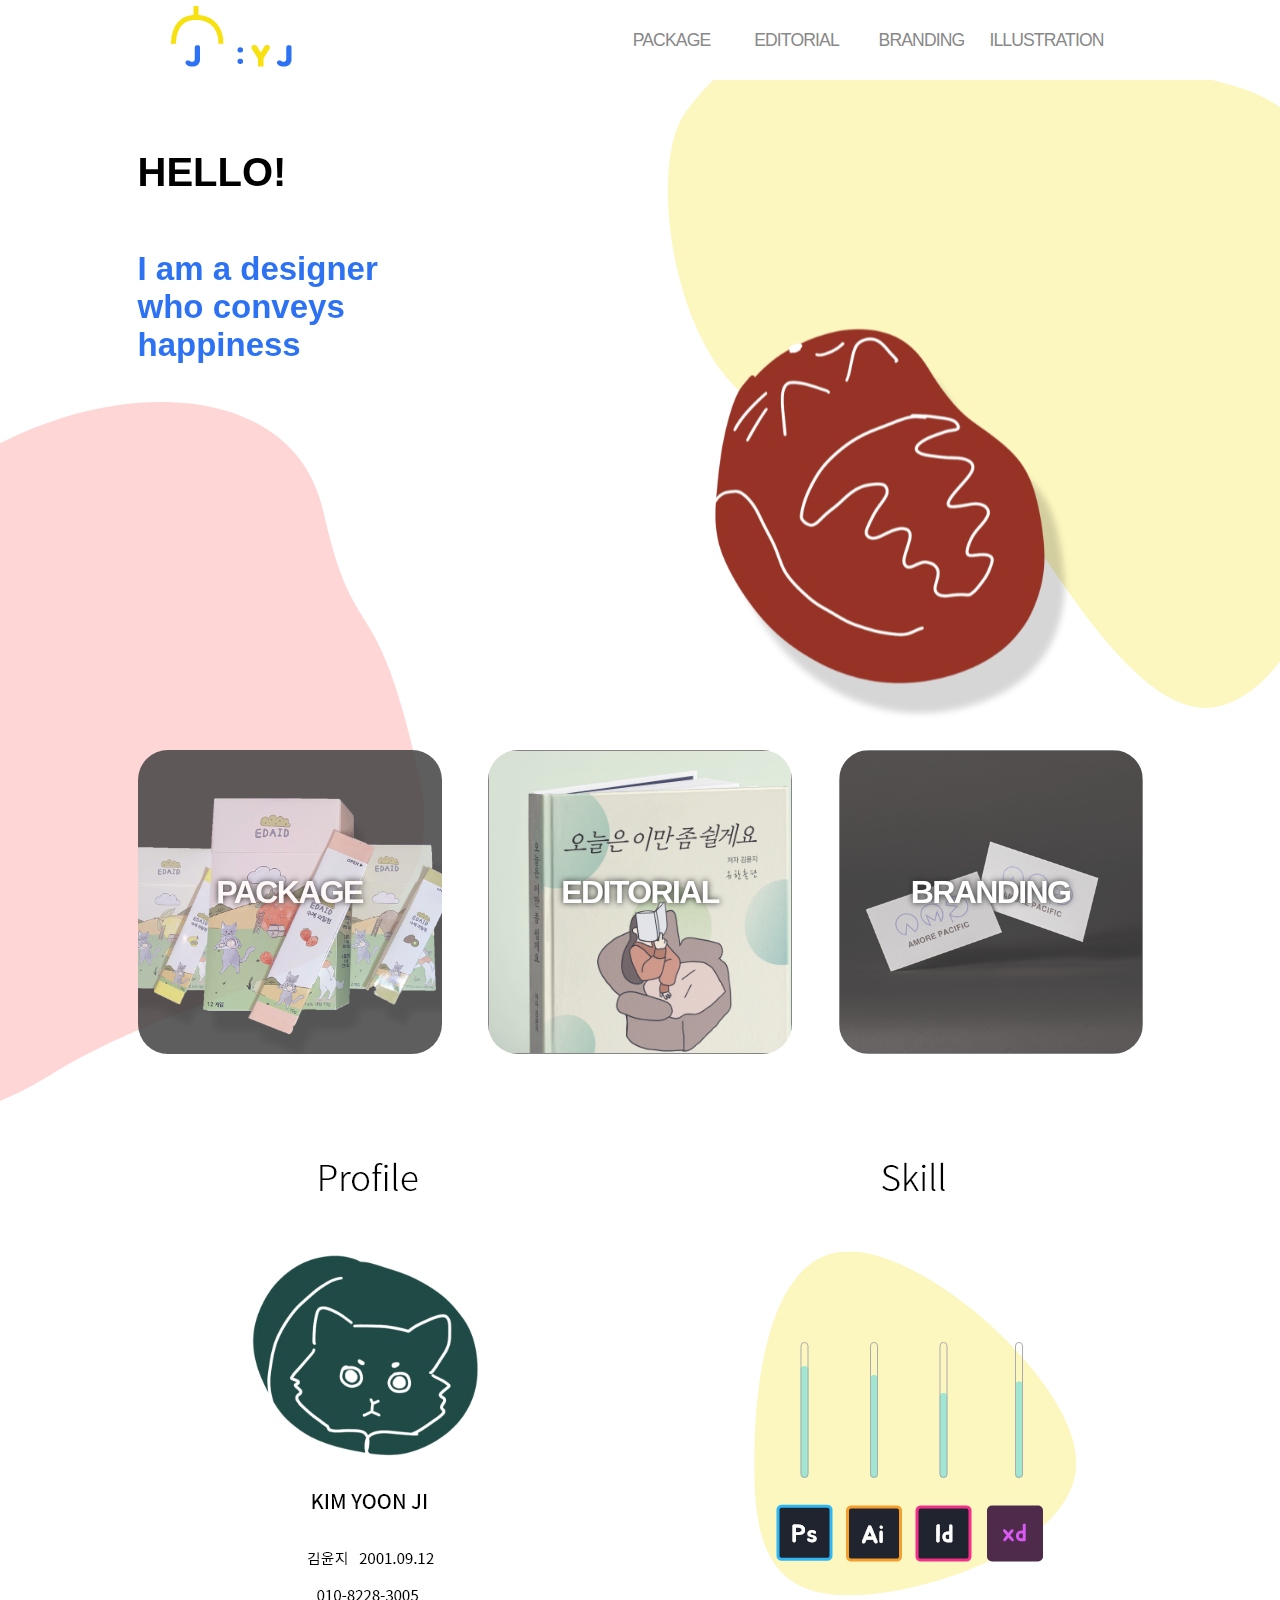
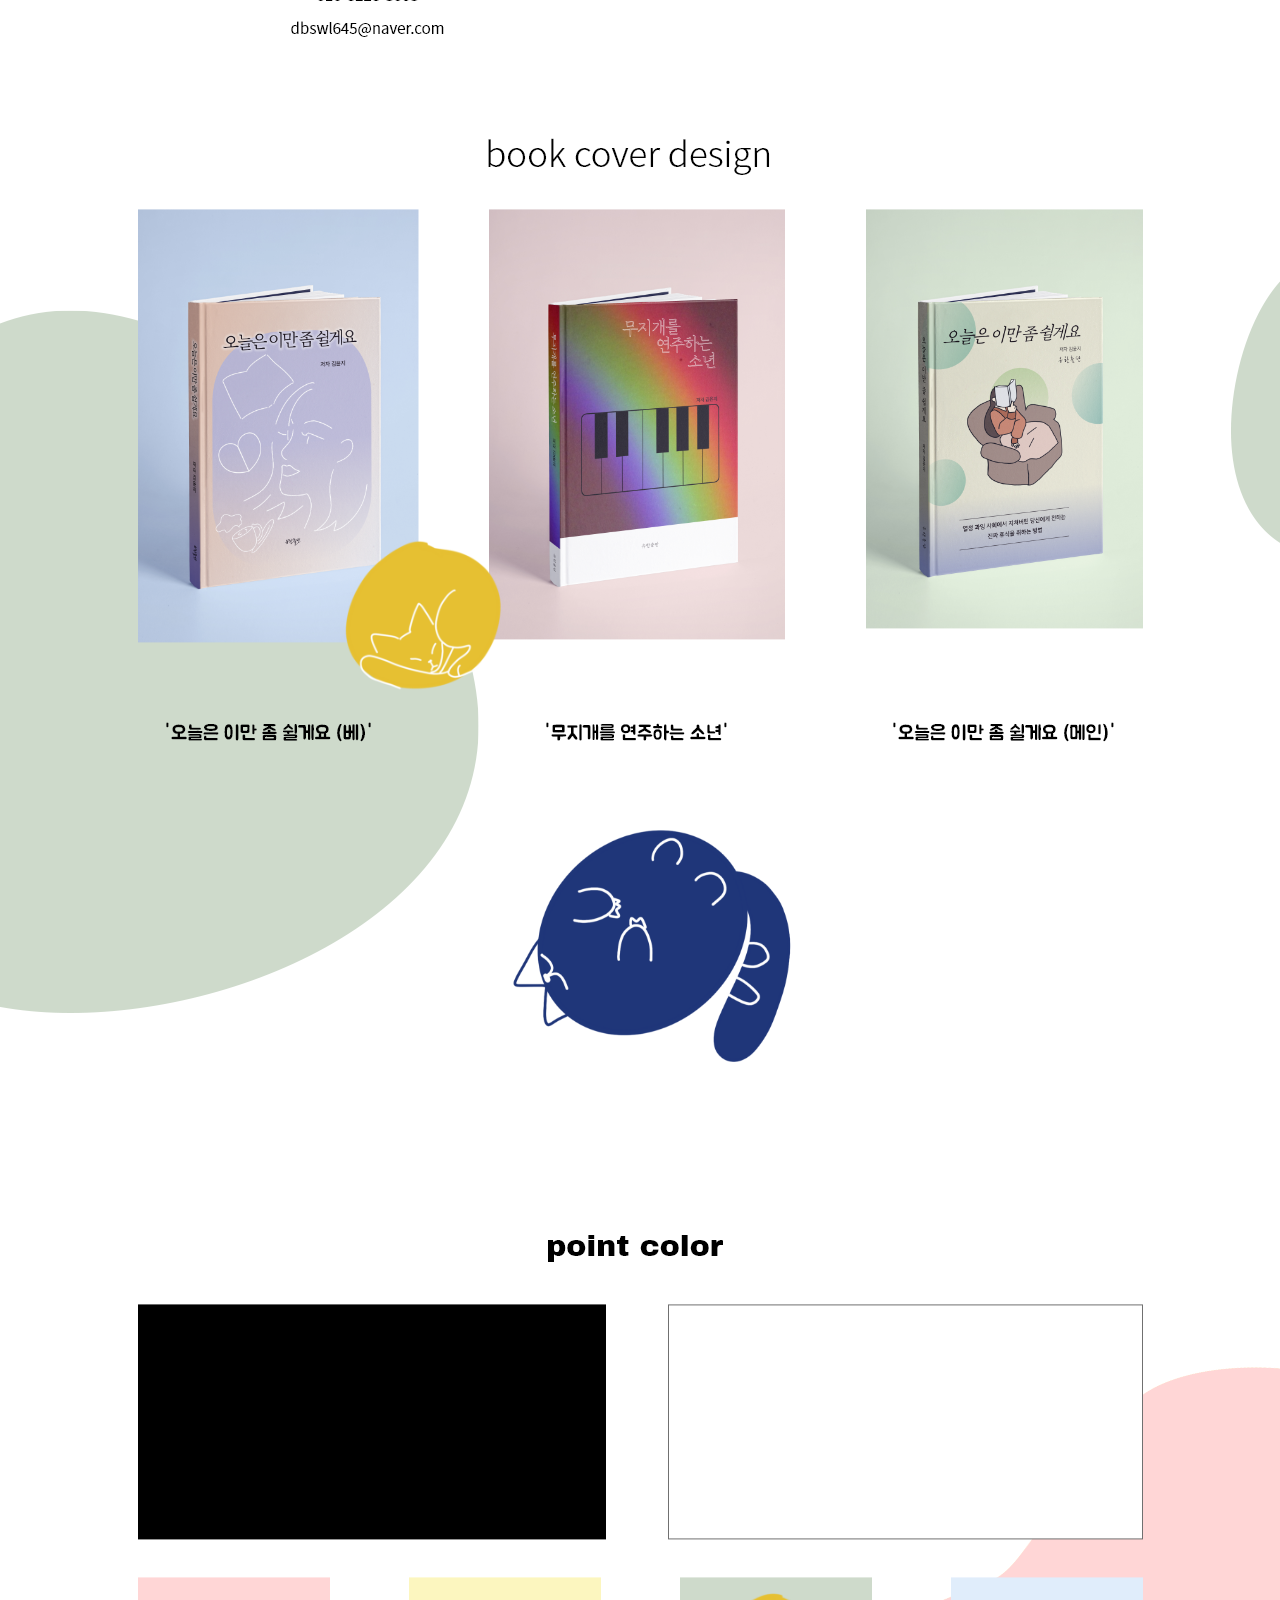
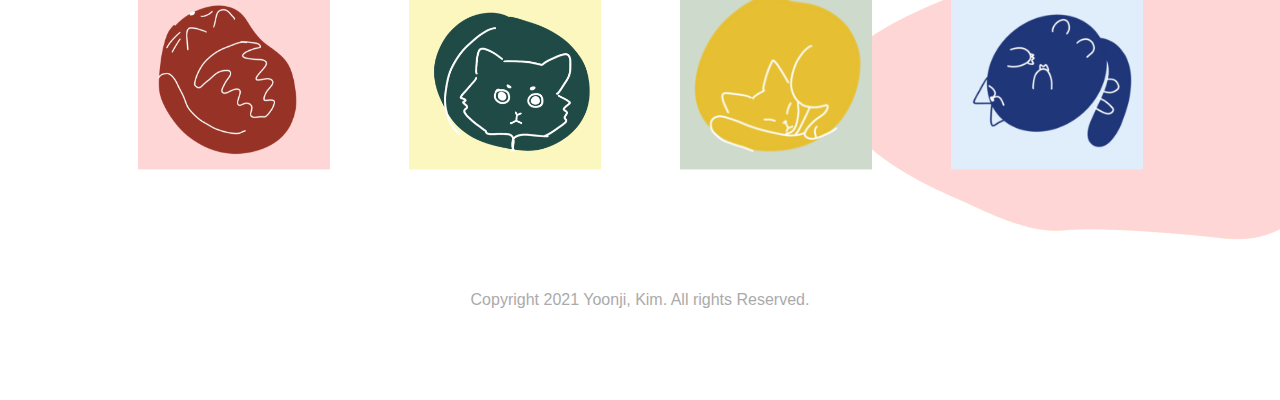
<file: index.html>
<!DOCTYPE html>
<html lang="ko" dir="ltr">
  <head>
    <meta charset="utf-8">
    <title>Yoonji's Portfolio</title>
    <link rel="stylesheet" href="master.css">
    <link rel="stylesheet" href="css/aos.css">
    <link rel="shortcut icon" href="img/favicon.ico" type="image/x-icon">
<link rel="icon" href="img/favicon.ico" type="image/x-icon">
<meta property="og:type" content="website">
<meta property="og:url" content="https://youn09.github.io/yoonji-s-Portfolio/">
<meta property="og:title" content="202009019 김윤지 포트폴리오">
<meta property="og:image" content="https://youn09.github.io/yoonji-s-Portfolio/img/888.png">
<meta property="og:description" content="굉장해 엄청나 포트폴리오">
  </head>

  <body>
    <header>
      <a href="index.html"><img src="img/lg.png" alt=""></a>
      <nav>
        <ul>
          <li><a href="sub01.html">package</a></li>
          <li><a href="sub02.html">editorial</a></li>
          <li><a href="sub03.html">branding</a></li>
          <li><a href="sub04.html">illustration</a></li>
        </ul>
      </nav>
    </header>

    <main>
      <div class="main_wrap">
<div class="text_1" data-aos="fade-down"data-aos-duration="500">
  <p>HELLO!</p>
  </div>
  <div class="text_2" data-aos="fade-up" data-aos-duration="1800">
    <p>I am a designer <br>
      who conveys <br>
      happiness</p>
  </div>
</div>


    </main>




<section>


  <div class="bt_wrap">
    <a href="sub01.html"><div class="butt bt1"><h2>PACKAGE</h2></div></a>
    <a href="sub02.html"><div class="butt bt2"><h2>EDITORIAL</h2></div></a>
    <a href="sub03.html"><div class="butt bt3"><h2>BRANDING</h2></div></a>
  </div>

</section>

<content>
<div class="ct_wrap">

</div>

</content>

<footer>



  <div class="footer_bg"></div>


  Copyright 2021 Yoonji, Kim. All rights Reserved.



</footer>



<!--AOS 스트립트 적용 부문 시작-->
<script src="js/aos.js"></script>
<script>
  AOS.init({
    easing: 'ease-in-out-sine'
  });
</script>
<!--AOS 스트립트 적용 부문 끝-->

</body>
</html>
</file>
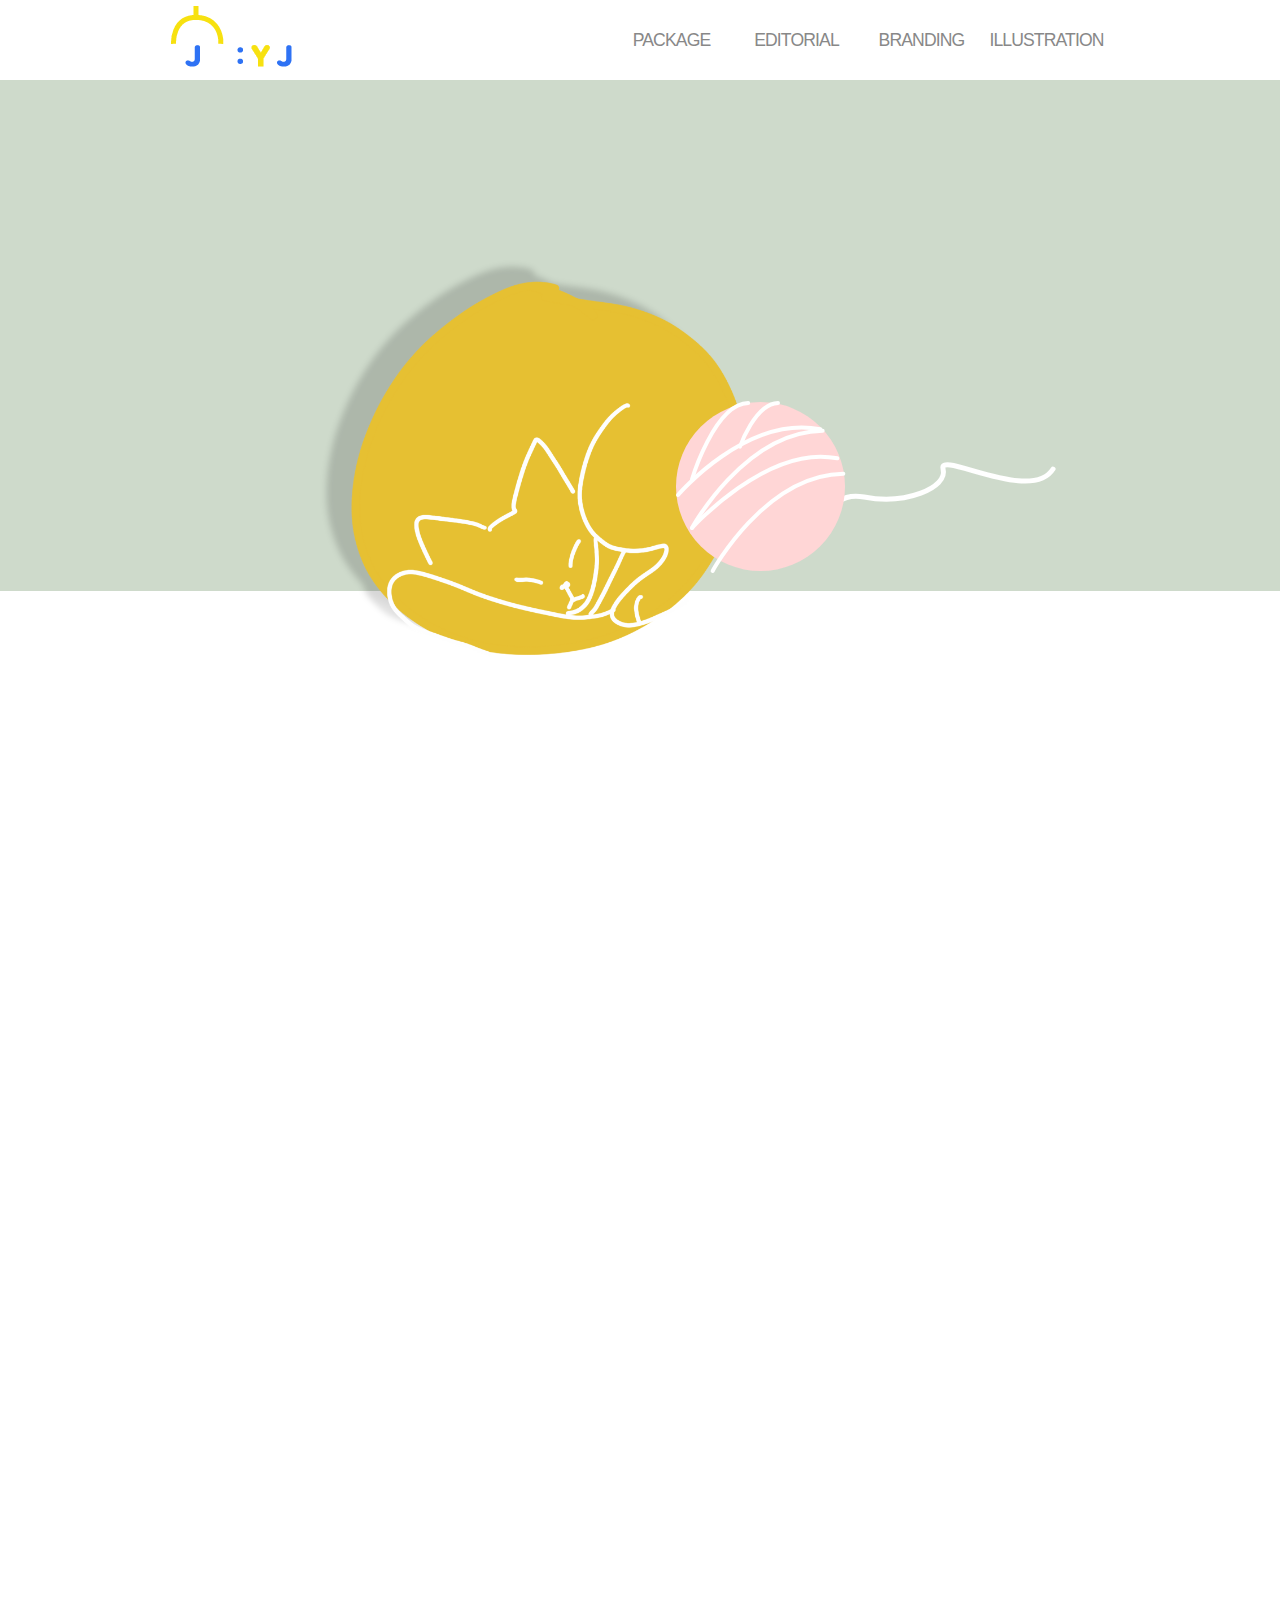
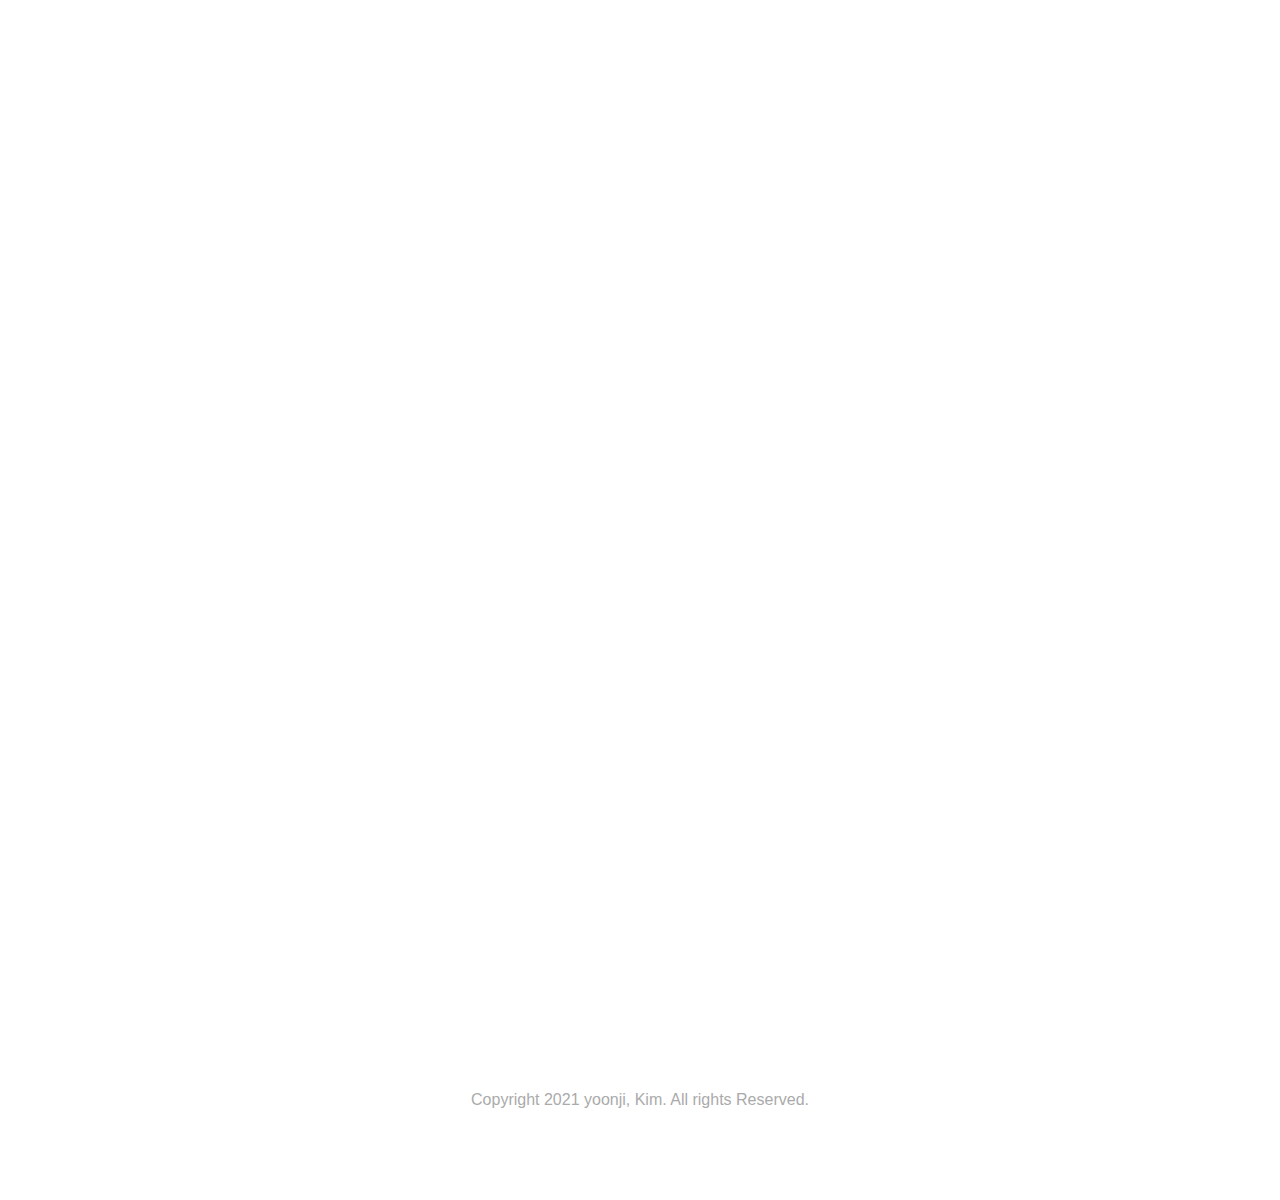
<file: sub01.html>
<!DOCTYPE html>
<html lang="ko" dir="ltr">
  <head>
    <meta charset="utf-8">
    <title>Yoonji's Portfolio</title>
    <link rel="stylesheet" href="master.css">
    <link rel="stylesheet" href="css/aos.css">
    <link rel="shortcut icon" href="img/favicon.ico" type="image/x-icon">
<link rel="icon" href="img/favicon.ico" type="image/x-icon">
  </head>
<body>
  <header>

    <a href="index.html"><img src="img/lg.png" alt=""></a>

    <nav>
    <ul>
      <li><a href="sub01.html">package</a></li>
      <li><a href="sub02.html">editorial</a></li>
      <li><a href="sub03.html">branding</a></li>
      <li><a href="sub04.html">illustration</a></li>
    </ul>
    </nav>





  </header>

<section>
 <div class="sub01_01">

   <img src="img/sub1_01.png" alt="">

   <div class="sub01_02"data-aos="fade-down"data-aos-duration="1000">
            <img src="img/sub1_02.png" alt="">
   </div>


 </div>




</section>



<footer>

  <div class="footer_bg"></div>
  Copyright 2021 yoonji, Kim. All rights Reserved.
</footer>

<!--AOS 스트립트 적용 부문 시작-->
<script src="js/aos.js"></script>
<script>
  AOS.init({
    easing: 'ease-in-out-sine'
  });
</script>
<!--AOS 스트립트 적용 부문 끝-->


</body>
</html>
</file>
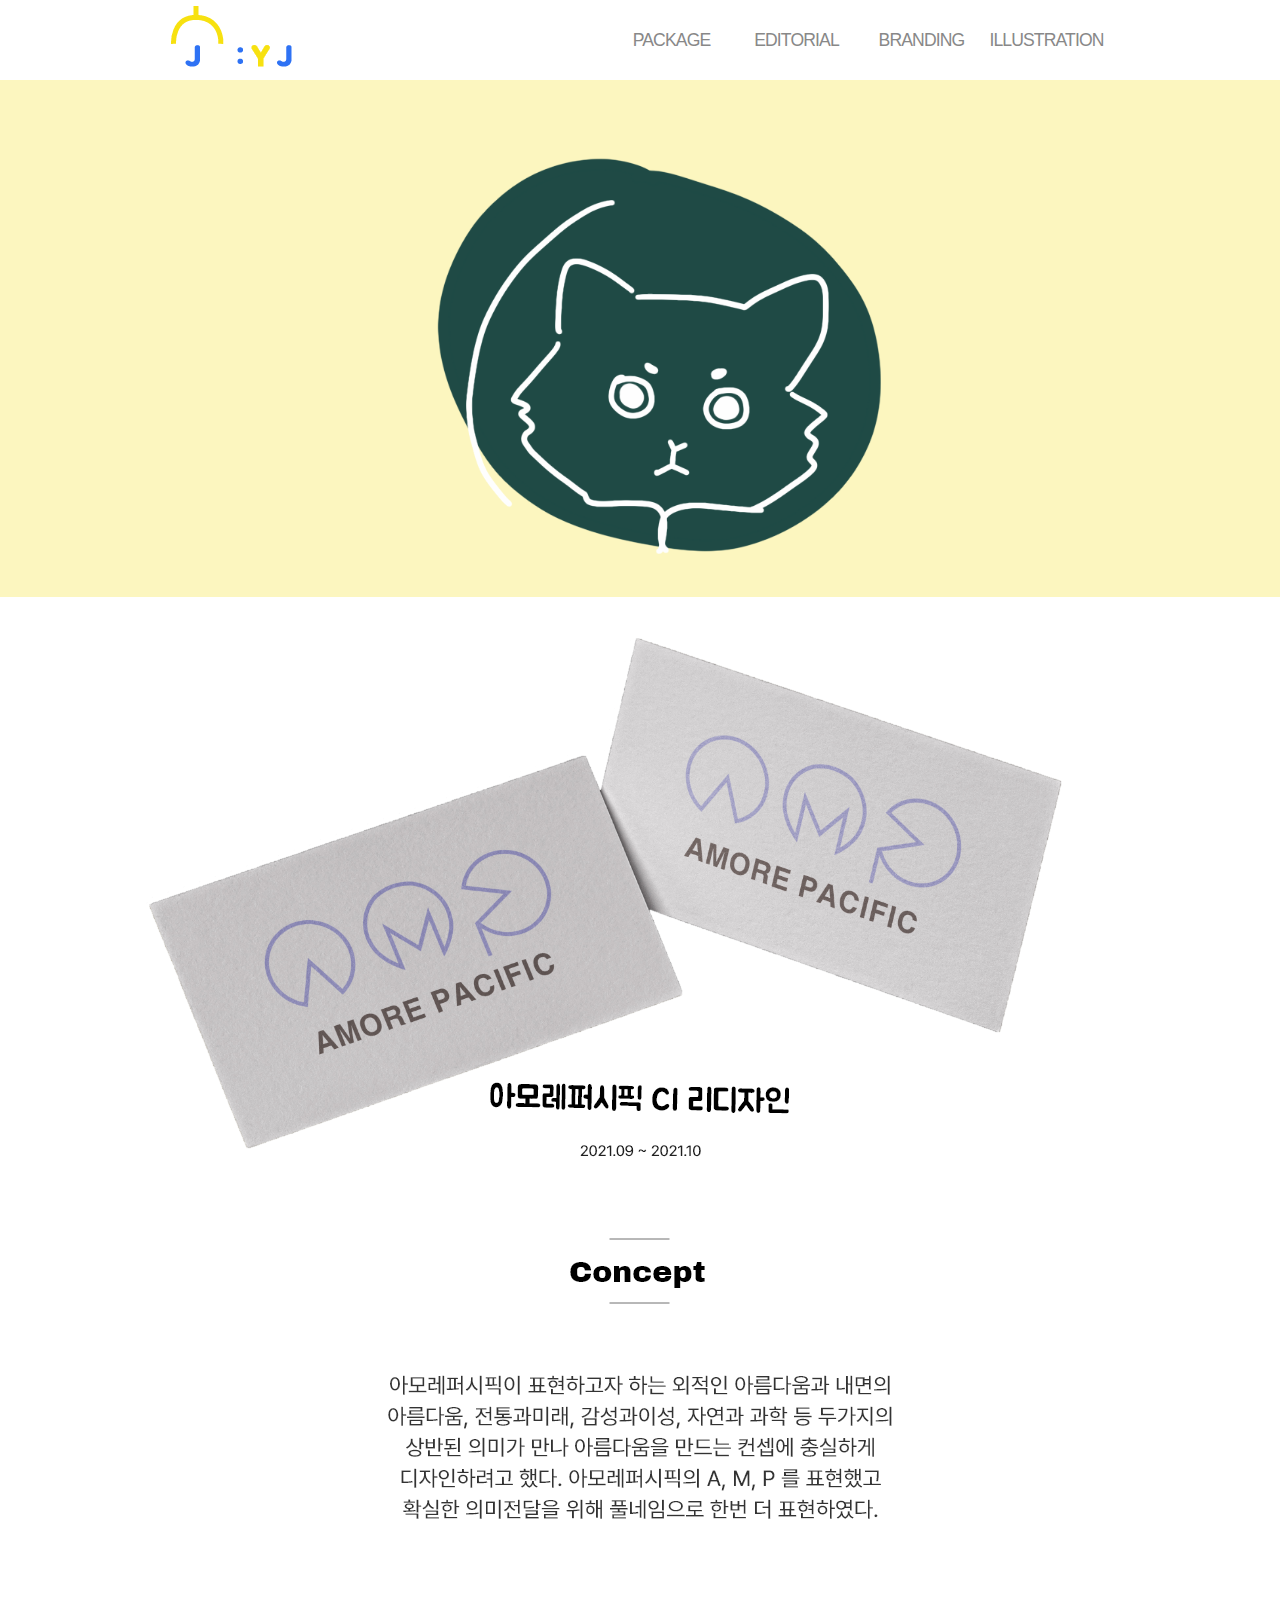
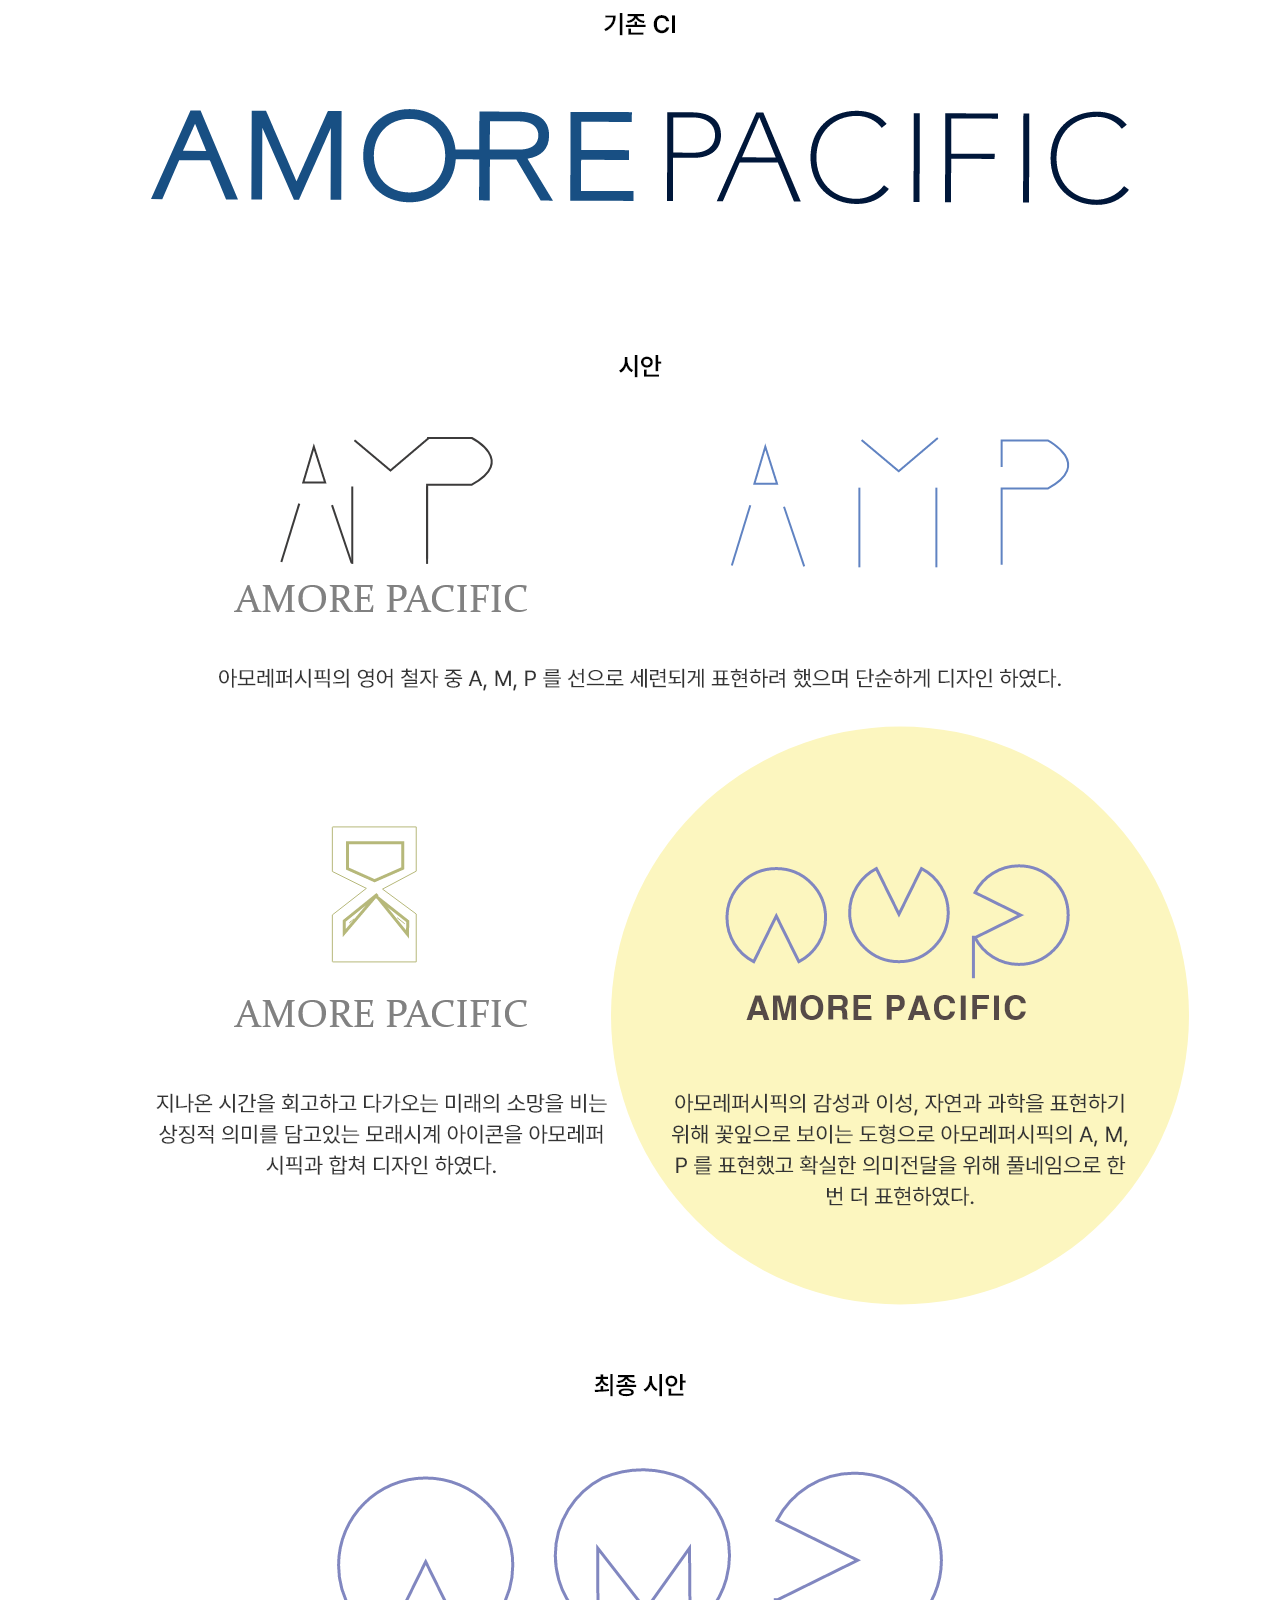
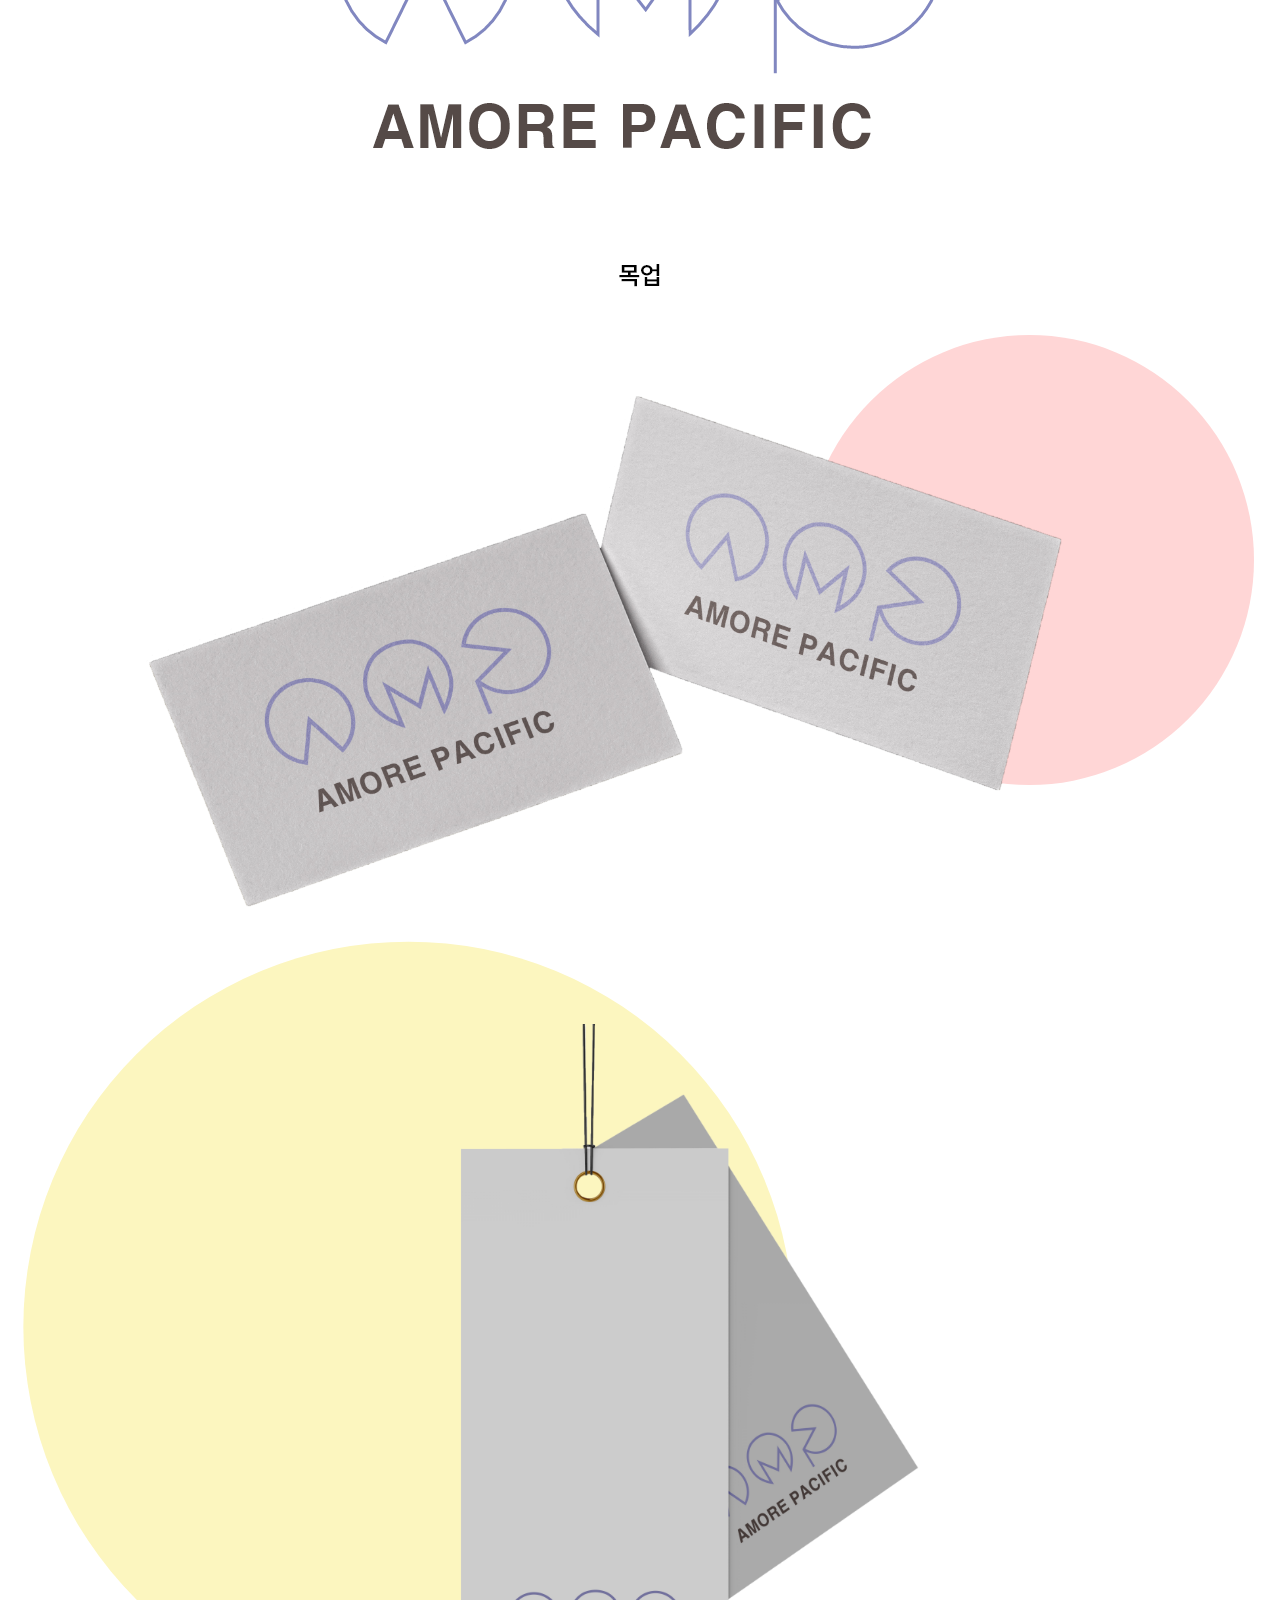
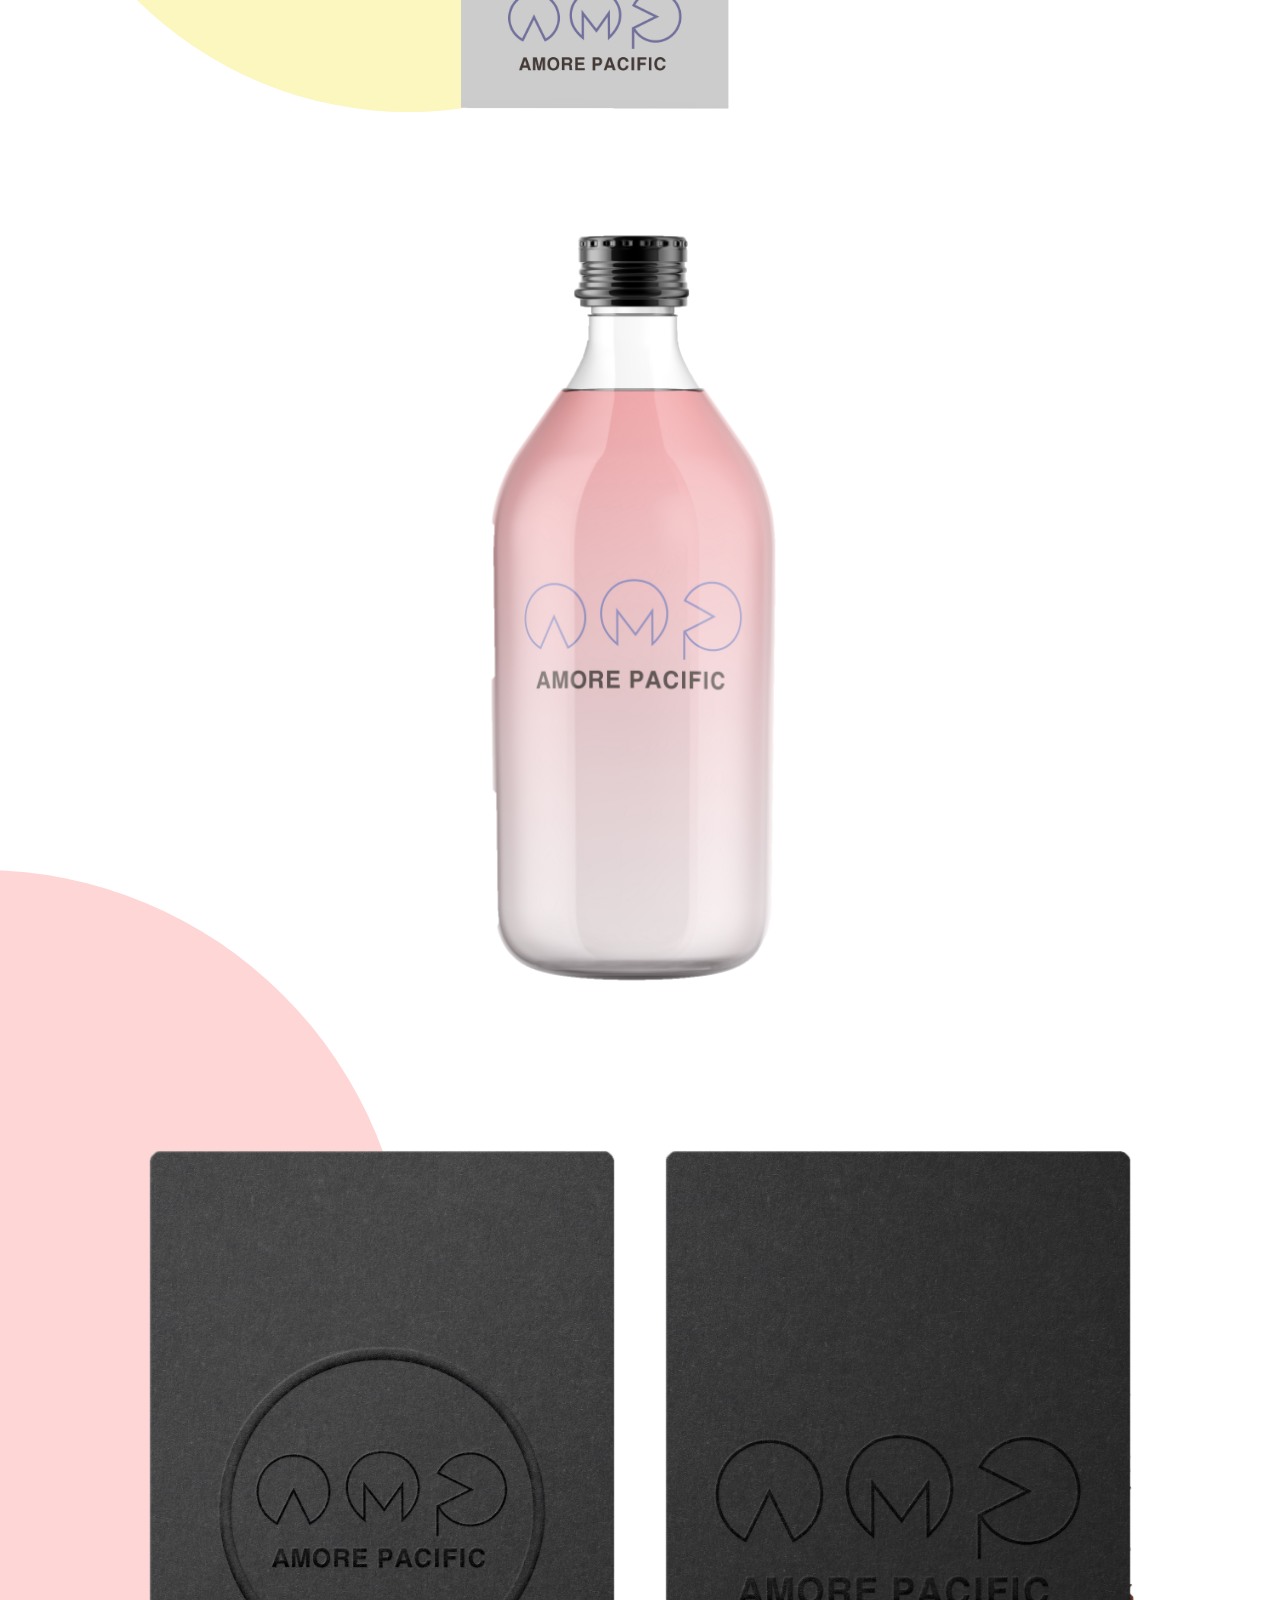
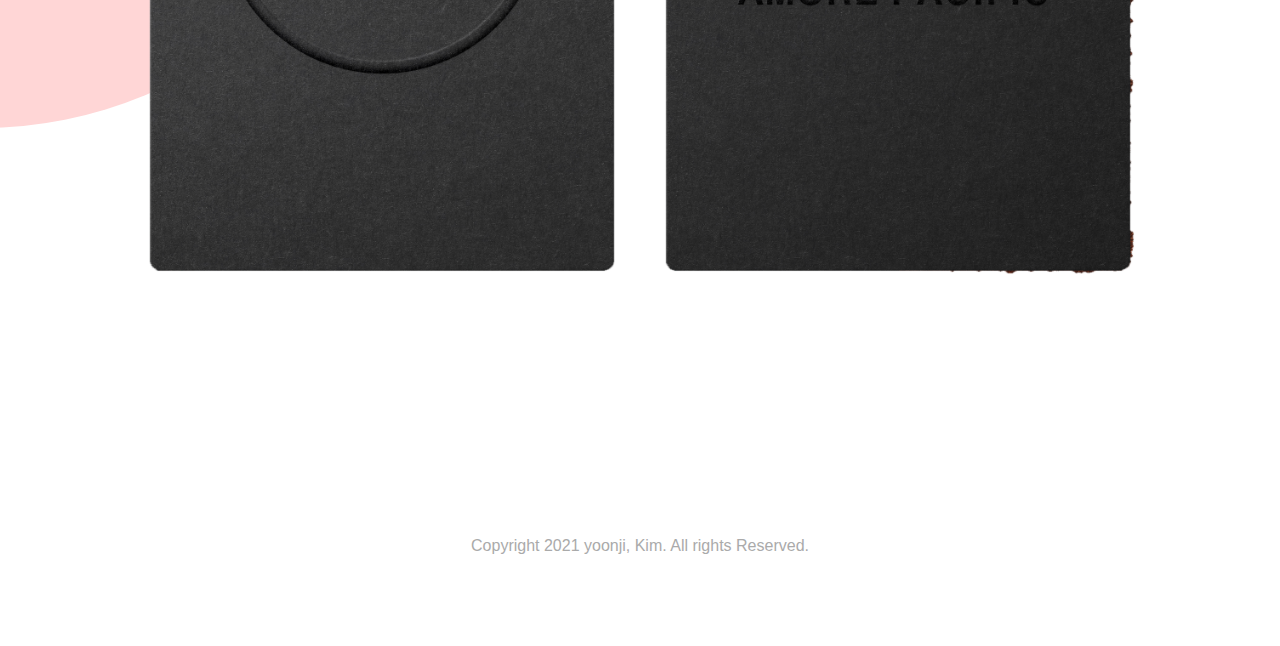
<file: sub03.html>
<!DOCTYPE html>
<html lang="ko" dir="ltr">
  <head>
    <meta charset="utf-8">
    <title>Yoonji's Portfolio</title>
    <link rel="stylesheet" href="master.css">
      <link rel="stylesheet" href="css/aos.css">
      <link rel="shortcut icon" href="img/favicon.ico" type="image/x-icon">
  <link rel="icon" href="img/favicon.ico" type="image/x-icon">
  </head>
<body>
  <header>

    <a href="index.html"><img src="img/lg.png" alt=""></a>
    <nav>


    <ul>
      <li><a href="sub01.html">package</a></li>
      <li><a href="sub02.html">editorial</a></li>
      <li><a href="sub03.html">branding</a></li>
      <li><a href="sub04.html">illustration</a></li>
    </ul>

    </nav>



  </header>

<section>
 <div class="sub03_01">

   <img src="img/sub3_01.png" alt="">

   <div class="sub03_02"data-aos="fade-down"data-aos-duration="1000">
            <img src="img/sub3_02.png" alt="">
   </div>


 </div>




</section>



<footer>

  <div class="footer_bg"></div>
  Copyright 2021 yoonji, Kim. All rights Reserved.
</footer>

<!--AOS 스트립트 적용 부문 시작-->
<script src="js/aos.js"></script>
<script>
  AOS.init({
    easing: 'ease-in-out-sine'
  });
</script>
<!--AOS 스트립트 적용 부문 끝-->


</body>
</html>
</file>
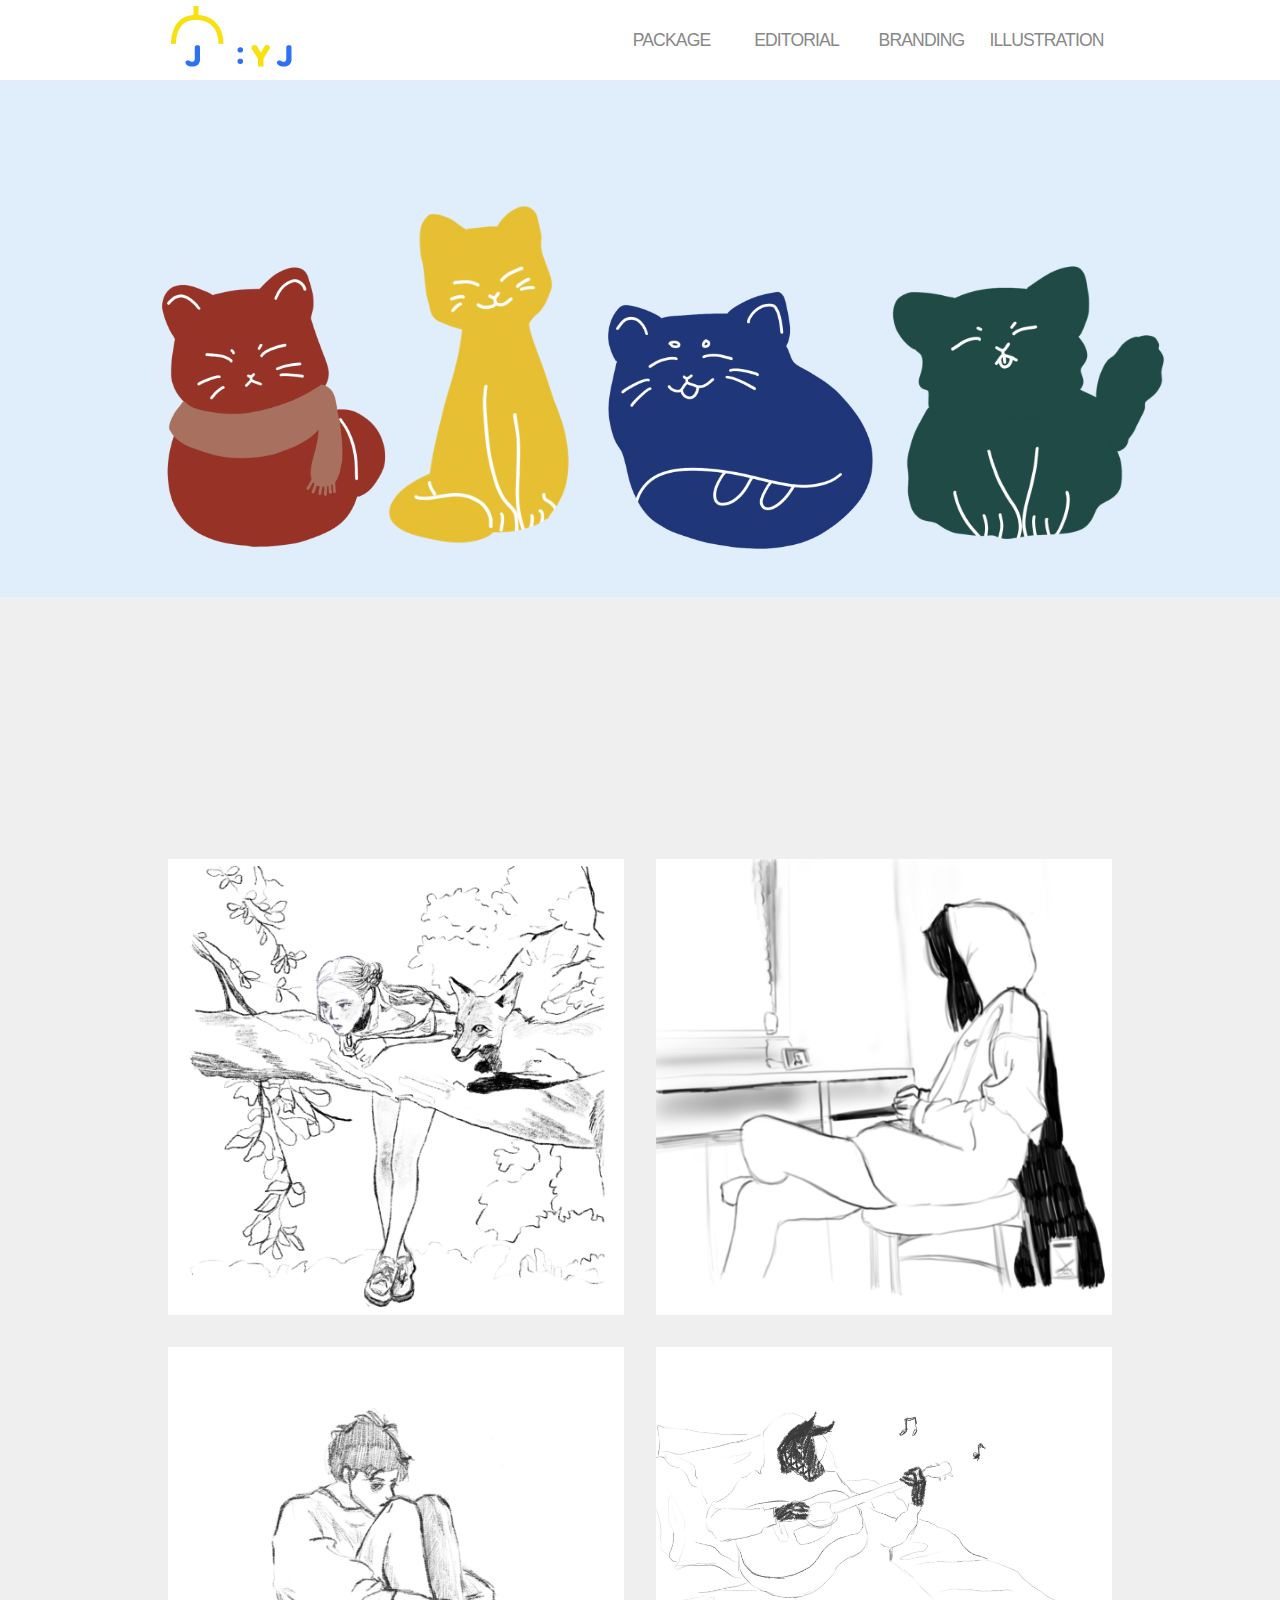
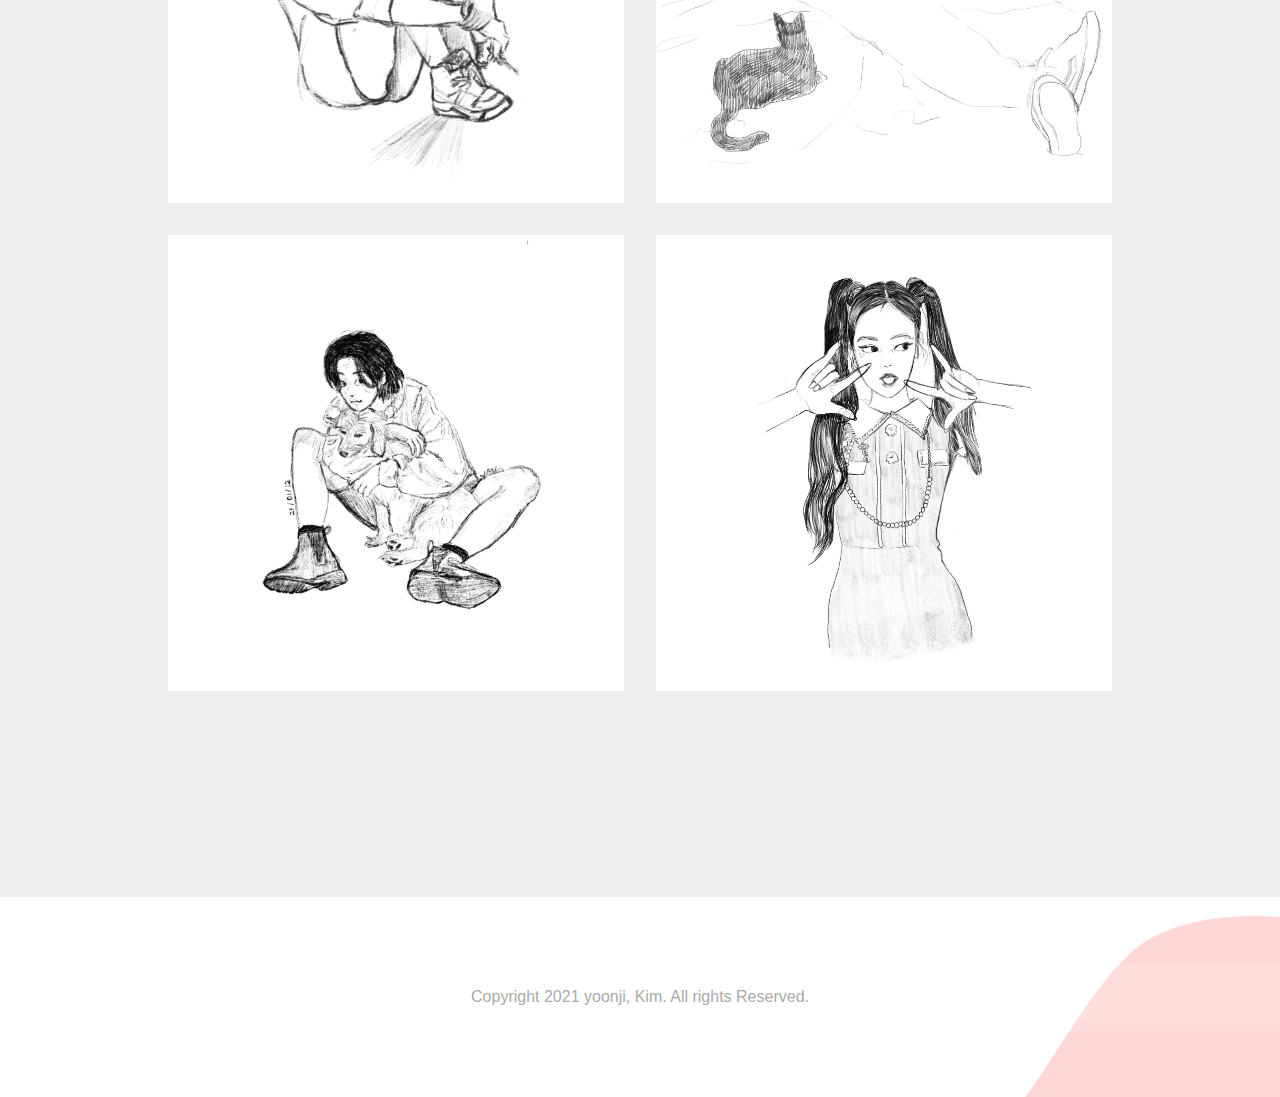
<file: sub04.html>
<!DOCTYPE html>
<html lang="ko" dir="ltr">
  <head>
    <meta charset="utf-8">
    <title>Yoonji's Portfolio</title>
    <link rel="stylesheet" href="master.css">
    <link rel="stylesheet" href="css/aos.css">
    <link rel="shortcut icon" href="img/favicon.ico" type="image/x-icon">
<link rel="icon" href="img/favicon.ico" type="image/x-icon">
  </head>
<body>
  <header>

    <a href="index.html"><img src="img/lg.png" alt=""></a>
    <nav>


    <ul>
      <li><a href="sub01.html">package</a></li>
      <li><a href="sub02.html">editorial</a></li>
      <li><a href="sub03.html">branding</a></li>
      <li><a href="sub04.html">illustration</a></li>
    </ul>

    </nav>



  </header>

<section>
 <div class="sub04_01">
   <img src="img/sub4_01.png" alt="">

   <div class="sub04_02">
            <img src="img/sub4_02.png" alt="">
   </div>


 </div>




</section>



<footer>

  <div class="footer_bg"></div>
  Copyright 2021 yoonji, Kim. All rights Reserved.
</footer>


<!--AOS 스트립트 적용 부문 시작-->
<script src="js/aos.js"></script>
<script>
  AOS.init({
    easing: 'ease-in-out-sine'
  });
</script>
<!--AOS 스트립트 적용 부문 끝-->

</body>
</html>
</file>
<file: master.css>
*{margin: 0;padding: 0;text-decoration: none;}

body{background-image: url('img/bg.png');
text-align: center;
background-repeat: no-repeat;
background-position: center;
}



header{
  width: 100%;
  height: 80px;
  position: fixed;
  z-index: 100;
  top:0;
  display: flex;
  justify-content: center;
  align-items: center;
  background-color: #FFFFFF;
}

nav{
  z-index: 200;
  width: 815px;
  display: flex;
  justify-content: flex-end;
}



header nav ul{
  position: relative;
  display: flex;
  justify-content: space-around;
  width: 500px;
  height: 30px;
}

header nav ul li{
  display: flex;
  width: 100px;
  justify-content: center;
  align-items: center;
}

header nav ul li a{
  font-family: 'Noto Sans KR', sans-serif;
  font-size: 1.1em;
  font-weight: 500;
  text-transform: uppercase;
  letter-spacing: -0.05em;

}

header > nav > ul > li > a{
  color: #888888;
}

header > nav > ul > li > a:hover{
  color: #962F1D;
  font-size: 1.3em;
  font-weight: 800;
}

main{

    width: 100%;
    height: 600px;
    margin-top: 150px;
    background-image: url('img/00_bg_02.png');
    background-position: center;
    background-repeat: no-repeat;


}

.main_wrap{width: 1005px;
height: 300px;
margin: 0 auto;
}

.text_1{
  width: 400px;
  height: 100px;
  text-align: left;
  font-family: 'Noto Sans KR', sans-serif;
font-size: 40px;
left: 0px;
font-weight: 800;
}

.text_2{
  width: 400px;
font-weight: 800;
  font-family: 'Noto Sans KR', sans-serif;
font-size: 33px;
text-align: left;
color: #2E72F4;
}

section{
  background-position: center;
  background-size: cover;
  width: 100%;
  position: static;
  display: flex;
  justify-content: center;
  overflow: hidden;00

}



.bt_wrap{
  position: static;
  width: 1005px;
  height: 400px;
  display: flex;
  justify-content: space-between;
  bottom: 42px;



}
.bt_wrap a{
  display: block;
  width: 304px;
  height: 304px;

}
.bt_wrap a:hover{
filter: contrast(130%);
  transition: 0.5s;

}
.bt_wrap a .butt{
  height: 304px;
  text-align: center;
  opacity: 85%;
  border-radius: 30px;

}
.bt1{background-image: url('img/bt1.png');
background-color: #434343;
}
.bt2{background-image: url('img/bt2.png');}
.bt3{background-image: url('img/bt3.png');}

.butt h2{
  font-size: 2em;
  color: #ffffff;
  font-family: 'Noto Sans KR', sans-serif;
  letter-spacing: -0.05em;
  text-transform: uppercase;
  padding-top: 17px;
  line-height: 250px;
  filter: drop-shadow(0px 0px 3px black);
}



content{
width: 100%;
height: 2612px;

}


.ct_wrap{
 height: 2250px;
 width: 1005px;

 background-image: url('img/00_bg_03.png');
 margin: 0 auto;
 text-align: center;

}


footer{
height: 200px;
  position: absolute;
  display: flex;
  color: #999999;
  justify-content: center;
  align-items: center;
  width: 100%;
  font-family: 'Noto Sans KR', sans-serif;
  font-weight: 300;

  }
  .footer_bg{
  position: absolute;
  width: 100%;
  height: 68px;
  background-color: white;
  opacity: 17%;
  }




/*---sub01---*/

.sub01_01{
width: 1920px;
height: 4200px;
margin: 0 auto;
background-color: white;
}

.sub01_02{
width: 100%;
margin: 0 auto;

}

/*---sub02---*/
.sub02_01{
width: 1920px;
background-color: #EFEFEF;
text-align: center;

}

.sub02_02{
width: 1920px;
margin: 0 auto;
}



/*---sub03---*/
.sub03_01{
  width: 1920px;
  background-color: white;
  text-align: center;

}

.sub03_02{

  width: 1920px;
  margin: 0 auto;

}



/*---sub04---*/
.sub04_01{
  width: 1920px;
  background-color: #EFEFEF;
  text-align: center;

}

.sub04_02{

  width: 1920px;
  margin: 0 auto;

}
</file>
